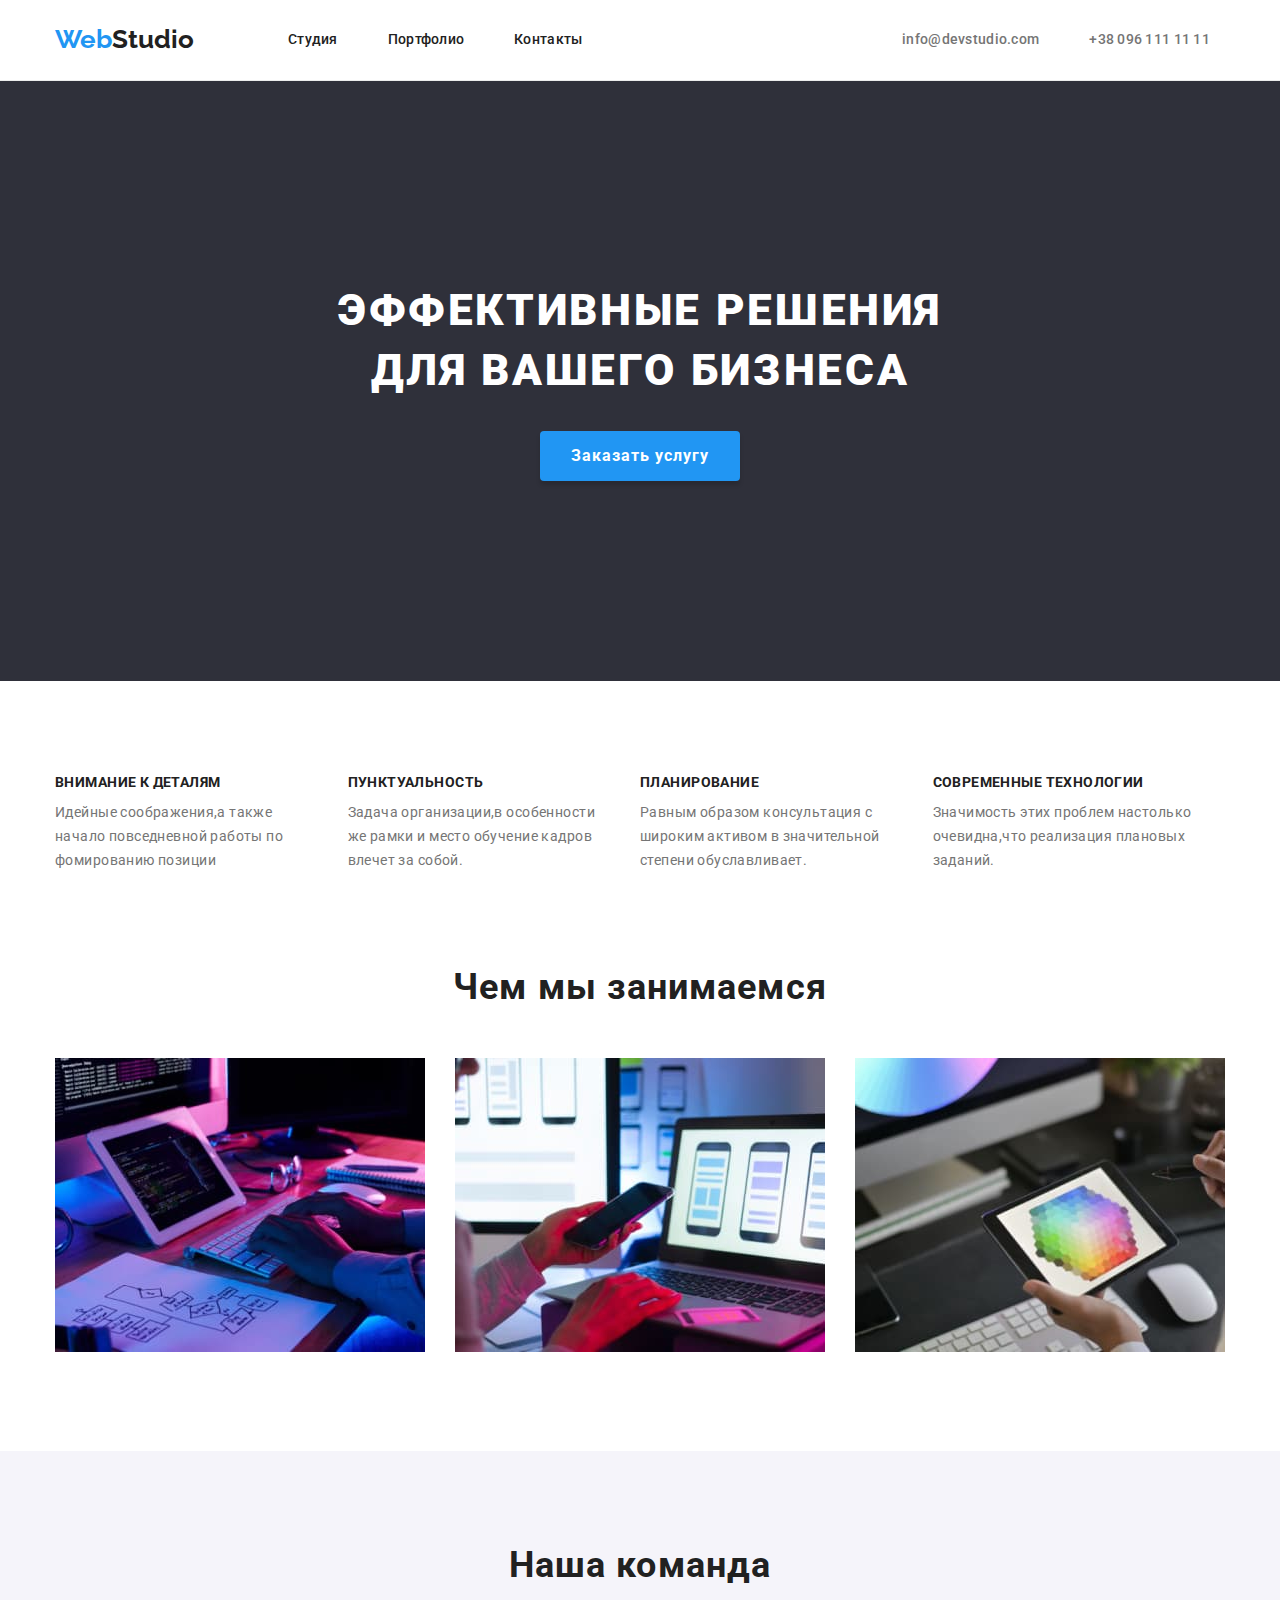
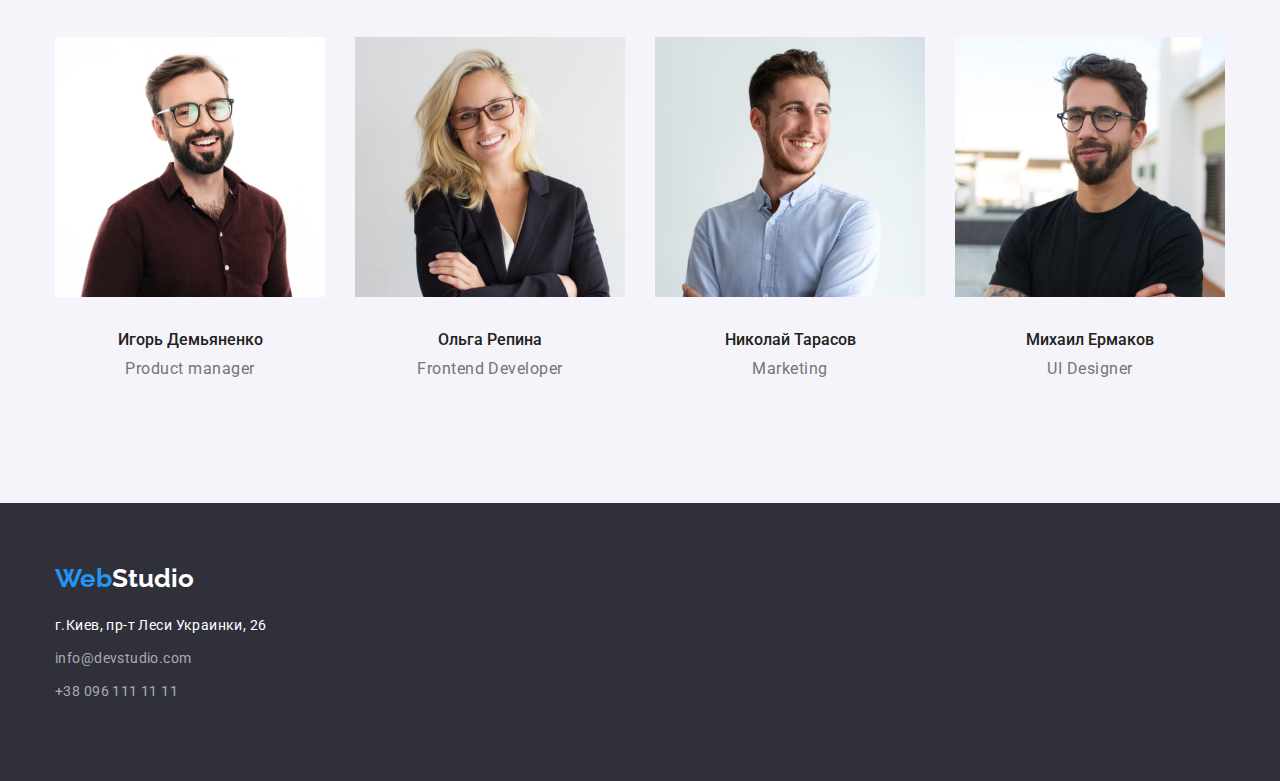
<file: index.html>
<!DOCTYPE html>
<html lang="ru">

<head>
    <meta charset="UTF-8">
    <meta http-equiv="X-UA-Compatible" content="IE=edge">
    <meta name="viewport" content="width=device-width, initial-scale=1.0">
    <title>WebStudio</title>
    <link rel="stylesheet"
        href="https://cdnjs.cloudflare.com/ajax/libs/modern-normalize/1.0.0/modern-normalize.min.css" />
    <link rel="stylesheet" href="./css/styles.css">
    <link rel="preconnect" href="https://fonts.googleapis.com">
    <link rel="preconnect" href="https://fonts.gstatic.com" crossorigin>
    <link
        href="https://fonts.googleapis.com/css2?family=Raleway:wght@700&family=Roboto:wght@400;500;700;900&display=swap"
        rel="stylesheet">
</head>

<body>
    <header class="header">
        <div class="container">
            <nav class="header-nav">
                <a class="logo link" lang="en" href="">Web<span class="header-logo">Studio</span></a>
                <ul class="header-list">
                    <li class="header-item list"><a class="header-link link">Студия</a>
                    </li>
                    <li class="header-item list"><a class="header-link link" href="./portfolio.html">Портфолио</a>
                    </li>
                    <li class="header-item list"><a class="header-link link" href="">Контакты</a>
                    </li>
                </ul>
            </nav>
            <div class="container header-connect">
                <ul class="header-connect">
                    <li class="header-item-connect list">
                        <a href="mailto:info@devstudio.com" class="header-mail link">info@devstudio.com</a>
                    </li>
                    <li class="header-item-connect list">
                        <a href="tel:+380961111111" class="header-mail link">+38 096 111 11 11</a>


            </div>
    </header>
    <section class="basic section">
        <div class="container">
            <h1 class="basic-title">ЭФФЕКТИВНЫЕ РЕШЕНИЯ ДЛЯ ВАШЕГО БИЗНЕСА</h1>
            <button type="button" class="basic-btn">Заказать услугу</button>
        </div>
    </section>
    <section class="benefits section">
        <div class="container">
            <ul class="benefits-list">
                <li class="benefits-item list">
                    <h3 class="benefits-title">ВНИМАНИЕ К ДЕТАЛЯМ</h3>
                    <p class="benefits-text">Идейные соображения,а также начало повседневной работы по фомированию
                        позиции</p>
                </li>
                <li class="benefits-item list">
                    <h3 class="benefits-title">ПУНКТУАЛЬНОСТЬ</h3>
                    <p class="benefits-text">Задача организации,в особенности же рамки и место обучение кадров влечет за
                        собой.</p>
                </li>
                <li class="benefits-item list">
                    <h3 class="benefits-title">ПЛАНИРОВАНИЕ</h3>
                    <p class="benefits-text">Равным образом консультация с широким активом в значительной степени
                        обуславливает.</p>
                </li>
                <li class="benefits-item list">
                    <h3 class="benefits-title">СОВРЕМЕННЫЕ ТЕХНОЛОГИИ</h3>
                    <p class="benefits-text">Значимость этих проблем настолько очевидна,что реализация плановых заданий.
                    </p>
                </li>
            </ul>
        </div>
    </section>
    <section class="about section">
        <div class="container">
            <h2 class="about-title">Чем мы занимаемся</h2>
            <ul class="about-list">
                <li class="about-item list">
                    <img src="./images/img.jpg" alt="изучение материала" width="370" height="294" />
                </li>
                <li class="about-item list">
                    <img src="./images/img2.jpg" alt="выбирает разметку" width="370" height="294" />
                </li>
                <li class="about-item list">
                    <img src="./images/img3.jpg" alt="палитра цветов" width="370" height="294" />
                </li>
            </ul>
    </section>
    <section class="team section">
        <div class="container">
            <h2 class="team-title">Наша команда</h2>
            <ul class="team-list">
                <li class="team-item list">
                    <img src="./images/igor1.jpg" alt="Игорь Демьяненко" width="270" height="260" />
                    <div class="team-name-section">
                        <h3 class="team-name">Игорь Демьяненко</h3>
                        <p lang="en" class="team-text">Product manager</p>
                    </div>
                </li>
                <li class="team-item list">
                    <img src="./images/olga2.jpg" alt="Ольга Репина" width="270" height="260" />
                    <div class="team-name-section">
                        <h3 class="team-name">Ольга Репина</h3>
                        <p lang="en" class="team-text">Frontend Developer</p>
                    </div>
                </li>
                <li class="team-item list">
                    <img src="./images/nikolya3.jpg" alt="Николай Тарасов" width="270" height="260" />
                    <div class="team-name-section">
                        <h3 class="team-name">Николай Тарасов</h3>
                        <p lang="en" class="team-text">Marketing</p>
                    </div>
                </li>
                <li class="team-item list">
                    <img src="./images/mikhail4.jpg" alt="Михаил Ермаков" width="270" height="260" />
                    <div class="team-name-section">
                        <h3 class="team-name">Михаил Ермаков</h3>
                        <p lang="en" class="team-text">UI Designer</p>
                    </div>
                </li>
            </ul>
    </section>
    </main>
    <footer class="footer">
        <div class="container">
            <a class="logo link" href=""> Web<span class="footer-logo">Studio</span></a>
            <address>
                <ul class="footer-list">
                    <li class="footer-item list">
                        <a href="https://goo.gl/maps/ZzXpowHpBQzY1ZR8" target="_blank" rel="noopener noreferrer"
                            class="footer-address link">г.Киев, пр-т Леси Украинки, 26</a>
                    </li>
                    <li class="footer-item list">
                        <a href="mailto:info@devstudio.com" class="footer-mail link">info@devstudio.com</a>
                    </li>
                    <li class="footer-item list">
                        <a href="tel:+380961111111" class="footer-tel link">+38 096 111 11 11</a>

                    </li>
                </ul>
            </address>
        </div>
    </footer>
</body>

</html>
</file>
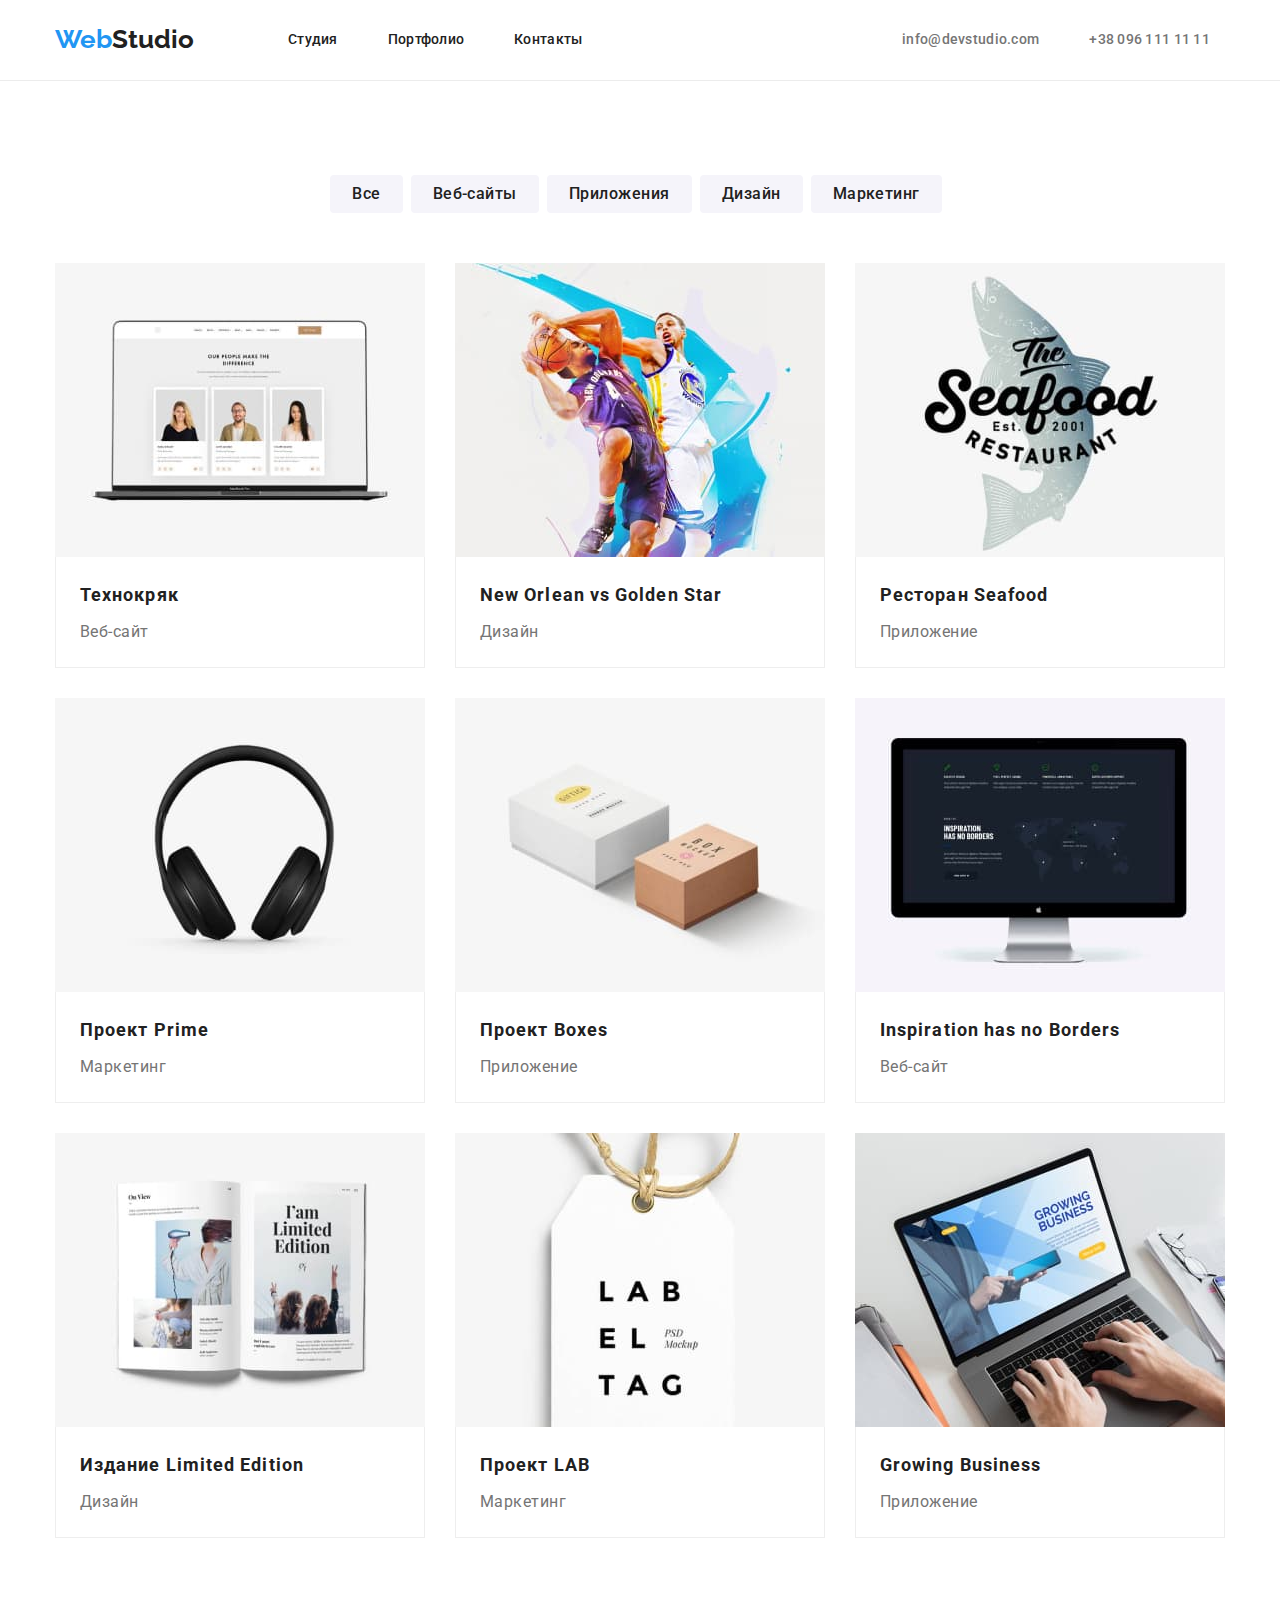
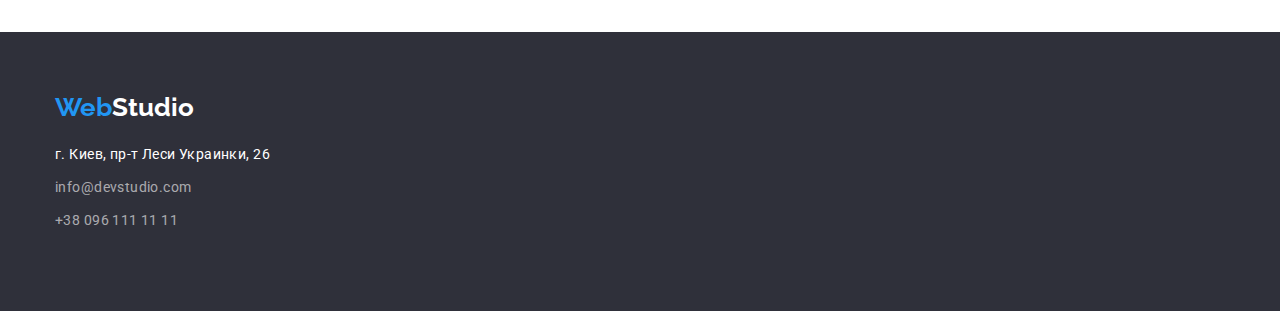
<file: portfolio.html>
<!DOCTYPE html>
<html lang="ru">

<head>
    <meta charset="UTF-8">
    <meta http-equiv="X-UA-Compatible" content="IE=edge">
    <meta name="viewport" content="width=device-width, initial-scale=1.0">
    <title>WebStudio</title>
    <link rel="stylesheet"
        href="https://cdnjs.cloudflare.com/ajax/libs/modern-normalize/1.0.0/modern-normalize.min.css" />
    <link rel="stylesheet" href="./css/styles.css">
    <link rel="preconnect" href="https://fonts.googleapis.com">
    <link rel="preconnect" href="https://fonts.gstatic.com" crossorigin>
    <link
        href="https://fonts.googleapis.com/css2?family=Raleway:wght@700&family=Roboto:wght@400;500;700;900&display=swap"
        rel="stylesheet">
</head>

<body>
    <header class="header">
        <div class="container">
            <nav class="header-nav">
                <a class="logo link" lang="en" href="">Web<span class="header-logo">Studio</span></a>
                <ul class="header-list">
                    <li class="header-item list"><a class="header-link link" href="./index.html">Студия</a>
                    </li>
                    <li class="header-item list"><a class="header-link link" href="">Портфолио</a>
                    </li>
                    <li class="header-item list"><a class="header-link link" href="">Контакты</a>
                    </li>
                </ul>
            </nav>
            <div class="container header-connect">
                <ul class="header-connect">
                    <li class="header-item-connect list">
                        <a href="mailto:info@devstudio.com" class="header-mail link">info@devstudio.com</a>
                    </li>
                    <li class="header-item-connect list">
                        <a href="tel:+380961111111" class="header-mail link">+38 096 111 11 11</a>
                    </li>
                </ul>
            </div>
        </div>

    </header>
    <main>
        <main>
            <section class="project section">
                <div class="container">
                    <ul class="btn-list">
                        <li class="btn-item list"><button type="button" class="btn-class">Все</button></li>
                        <li class="btn-item list"><button type="button" class="btn-class">Веб-сайты</button></li>
                        <li class="btn-item list"><button type="button" class="btn-class">Приложения</button></li>
                        <li class="btn-item list"><button type="button" class="btn-class">Дизайн</button></li>
                        <li class="btn-item list"><button type="button" class="btn-class">Маркетинг</button></li>
                    </ul>
                    <ul class="projects-list">
                        <li class="projects-item list">
                            <a href="" class="link">
                                <img class="project-image no-gap" src="./images/img-1.jpg" alt="" width="370">
                                <div class="other-text">
                                    <h2 class="projects-title">Технокряк</h2>
                                    <p class="projects-text">Веб-сайт</p>
                                </div>
                            </a>
                        </li>
                        <li class="projects-item list">
                            <a href="" class="link">
                                <img class="project-image no-gap" src="./images/img-2.jpg" alt="" width="370">
                                <div class="other-text">
                                    <h2 class="projects-title">New Orlean vs Golden Star</h2>
                                    <p class="projects-text">Дизайн</p>
                                </div>
                            </a>
                        </li>
                        <li class="projects-item list">
                            <a href="" class="link">
                                <img class="project-image no-gap" src="./images/img-3.jpg" alt="" width="370">
                                <div class="other-text">
                                    <h2 class="projects-title">Ресторан Seafood</h2>
                                    <p class="projects-text">Приложение</p>
                                </div>
                            </a>
                        </li>
                        <li class="projects-item list">
                            <a href="" class="link">
                                <img class="project-image no-gap" src="./images/img-4.jpg" alt="" width="370">
                                <div class="other-text">
                                    <h2 class="projects-title">Проект Prime</h2>
                                    <p class="projects-text">Маркетинг</p>
                                </div>
                            </a>
                        </li>
                        <li class="projects-item list">
                            <a href="" class="link">
                                <img class="project-image no-gap" src="./images/img-5.jpg" alt="" width="370">
                                <div class="other-text">
                                    <h2 class="projects-title">Проект Boxes</h2>
                                    <p class="projects-text">Приложение</p>
                                </div>
                            </a>
                        </li>
                        <li class="projects-item list">
                            <a href="" class="link">
                                <img class="project-image no-gap" src="./images/img-6.jpg" alt="" width="370">
                                <div class="other-text">
                                    <h2 class="projects-title">Inspiration has no Borders</h2>
                                    <p class="projects-text">Веб-сайт</p>
                                </div>
                            </a>
                        </li>
                        <li class="projects-item list">
                            <a href="" class="link">
                                <img class="project-image no-gap" src="./images/img-7.jpg" alt="" width="370">
                                <div class="other-text">
                                    <h2 class="projects-title">Издание Limited Edition</h2>
                                    <p class="projects-text">Дизайн</p>
                                </div>
                            </a>
                        </li>
                        <li class="projects-item list">
                            <a href="" class="link">
                                <img class="project-image no-gap" src="./images/img-8.jpg" alt="" width="370">
                                <div class="other-text">
                                    <h2 class="projects-title">Проект LAB</h2>
                                    <p class="projects-text">Маркетинг</p>
                                </div>
                            </a>
                        </li>
                        <li class="projects-item list">
                            <a href="" class="link">
                                <img class="project-image no-gap" src="./images/img-9.jpg" alt="" width="370">
                                <div class="other-text">
                                    <h2 class="projects-title">Growing Business</h2>
                                    <p class="projects-text">Приложение</p>
                                </div>
                            </a>
                        </li>
                    </ul>
                </div>
            </section>

        </main>
        <footer class="footer">
            <div class="container">
                <a href="" class="logo link">Web<span class="footer-logo">Studio</span></a>
                <address>
                    <ul class="footer-list">
                        <li class="footer-item list">
                            <a href="https://goo.gl/maps/ZzXpxowHpBQzY1ZR8" target="_blank"
                                rel="noopener nofollow noreferrer" class="footer-address link">г. Киев, пр-т Леси
                                Украинки, 26</a>
                        </li>
                        <li class="footer-item list">
                            <a href="mailto:info@devstudio.com" class="footer-mail link">info@devstudio.com</a>
                        </li>
                        <li class="footer-item list">
                            <a href="tel:+380961111111" class="footer-tel link">+38 096 111 11 11</a>
                        </li>
                    </ul>
                </address>
            </div>
        </footer>
</body>

</html>
</file>
<file: css/styles.css>
:root {
  --brend-color: #2196f3;
  --main-title-color: #212121;
  --second-title-color: #757575;
}

body {
  font-family: "Roboto", "Raleway", sans-serif;
  background: #ffffff;
  position: relative;
}

h1,
h2,
h3,
h4,
h5,
h6,
ul,
p {
  margin: 0;
  padding: 0;
}

.section {
  padding: 94px 0 94px 0;
}

.container {
  width: 1200px;
  margin: 0 auto;
  padding-right: 15px;
  padding-left: 15px;
}

.logo {
  font-family: "Raleway", sans-serif;
  font-weight: 700;
  font-size: 26px;
  line-height: 1.19;
  color: var(--brend-color);
}

.list {
  list-style: none;
}

.link {
  text-decoration: none;
}

.header {
  padding-top: 24px;
  padding-bottom: 25px;

  border-bottom: 1px solid #ececec;
}

.header .container {
  display: flex;
  align-items: center;
}

.header-nav {
  display: flex;
  align-items: center;
}

.header-logo {
  font-family: "Raleway", sans-serif;
  color: var(--main-title-color);
  margin-right: 94px;
}

.header-list {
  display: flex;
  padding: 0;
  margin: 0;
}

.header-item:not(:last-child) {
  margin-right: 50px;
}

.header-link {
  font-weight: 500;
  font-size: 14px;
  line-height: 1.14;
  letter-spacing: 0.02em;
  color: var(--main-title-color);
}

.header-link:hover,
.header-link:focus {
  color: var(--brend-color);
}

.header-mail,
.header-tel {
  font-weight: 500;
  font-size: 14px;
  line-height: 1.14;
  letter-spacing: 0.02em;
  color: var(--second-title-color);
}

.header-connect {
  display: flex;
  margin-left: auto;
}

.header-item-connect {
  margin-left: 50px;
}

.header-mail:hover,
.header-mail:focus,
.header-tel:hover,
.header-tel:focus {
  color: var(--brend-color);
}

.basic {
  height: 600px;
  padding-top: 200px;
  padding-bottom: 200px;
  background: #2f303a;
  text-align: center;
}

.basic-title {
  width: 696px;
  margin: 0 auto 30px;
  font-weight: 900;
  font-size: 44px;
  line-height: 1.36;

  text-align: center;
  letter-spacing: 0.06em;
  text-transform: uppercase;
  color: #ffffff;
}

.basic-btn {
  justify-content: center;
  min-width: 200px;
  font-family: inherit;
  font-weight: 700;
  font-size: 16px;
  line-height: 1.87;
  align-items: center;
  text-align: center;
  letter-spacing: 0.06em;
  color: #ffffff;
  cursor: pointer;
  border: none;

  background: #2196f3;
  box-shadow: 0px 4px 4px rgba(0, 0, 0, 0.15);
  border-radius: 4px;
  width: 200px;
  height: 50px;
}

.benefits {
  padding-top: 94px;
  padding-bottom: 0;
  text-align: left;
}

.benefits-list {
  display: flex;
  margin: 0;
  padding: 0;
}

.benefits-item {
  width: 270px;
  margin-right: 30px;
}

.benefits-item:last-child {
  padding-right: 0;
}

.benefits-title {
  font-size: 14px;
  line-height: 1.14;
  letter-spacing: 0.03em;
  text-transform: uppercase;
  color: var(--main-title-color);
  padding-bottom: 10px;
}

.benefits-text {
  font-size: 14px;
  line-height: 1.71;
  letter-spacing: 0.03em;
  color: var(--second-title-color);
}

.team {
  background: #f5f4fa;
  margin-left: 0;
  padding-bottom: 94px;
}

.about-list,
.team-list {
  display: flex;
}

.about-item {
  justify-content: center;
}
.about-item:not(:last-child) {
  margin-right: 30px;
}

.team-item:not(:last-child) {
  margin-right: 30px;
}

.about-title,
.team-title {
  font-size: 36px;
  line-height: 1.16;
  text-align: center;
  letter-spacing: 0.03em;
  color: var(--main-title-color);
  margin-bottom: 50px;
}

.team-name {
  font-weight: 500;
  font-size: 16px;
  line-height: 1.18;
  text-align: center;
  color: var(--main-title-color);
  margin-bottom: 10px;
}

.team-name-section {
  padding-top: 30px;
  padding-bottom: 30px;
}

.team-text {
  font-size: 16px;
  line-height: 1.18;
  text-align: center;
  letter-spacing: 0.03em;
  color: var(--second-title-color);
}

.footer {
  background: #2f303a;
  padding-top: 60px;
  padding-bottom: 60px;
}
.footer-item {
  margin-bottom: 9px;
}

.footer-logo {
  display: inline-block;
  font-family: "Raleway", sans-serif;
  color: #ffffff;
  padding-bottom: 20px;
}

.footer-list {
  display: inline-block;
  padding-top: 0;
  margin-bottom: 9px;
  font-style: normal;
  letter-spacing: 0.03em;
}

.footer-address {
  font-size: 14px;
  line-height: 1.71;
  letter-spacing: 0.03em;
  color: #ffffff;
}

.footer-mail {
  font-size: 14px;
  line-height: 1.71;
  letter-spacing: 0.03em;
  color: rgba(255, 255, 255, 0.6);
}

.footer-tel {
  font-size: 14px;
  line-height: 1.71;
  letter-spacing: 0.03em;
  color: rgba(255, 255, 255, 0.6);
}

.footer-address:hover,
.footer-mail:hover,
.footer-tel:hover {
  color: var(--brend-color);
}

.footer-address:focus,
.footer-mail:focus,
.footer-tel:focus {
  color: var(--brend-color);
}

.btn-list {
  display: flex;
  margin-bottom: 50px;
  justify-content: center;
}

.btn-item {
  margin-right: 8px;
}

.btn-item:last-child {
  padding-right: 0;
}

.btn-class {
  border: none;
  padding: 6px 22px;
  display: block;
  font: inherit;
  font-weight: 500;
  font-size: 16px;
  line-height: 1.62;
  text-align: center;
  letter-spacing: 0.03em;
  color: var(--main-title-color);
  background: #f5f4fa;
  cursor: pointer;
  border-radius: 4px;
}

.btn-class:hover,
.btn-class:focus {
  color: #ffffff;
  background-color: var(--brend-color);
}

/*-----Projects-portfolio----*/
.project {
  padding-top: 94px;
  padding-bottom: 94px;
}

.projects-list {
  display: flex;
  flex-wrap: wrap;
  justify-content: center;
}

.projects-item:not(:nth-child(3n)) {
  margin-right: 30px;
}

.projects-item:nth-child(-n + 6) {
  margin-bottom: 30px;
}

.project-image.no-gap {
  display: block;
}

.projects-title {
  font-size: 18px;
  line-height: 2;
  letter-spacing: 0.06em;
  color: var(--main-title-color);
  margin-bottom: 4px;
}

.projects-text {
  font-size: 16px;
  line-height: 1.88;
  letter-spacing: 0.03em;
  color: var(--second-title-color);
}

.other-text {
  padding: 20px 24px;
  box-sizing: border-box;

  width: 370px;

  background: #ffffff;
  border: 1px solid #eeeeee;
  border-top: #ffffff;
}
</file>
